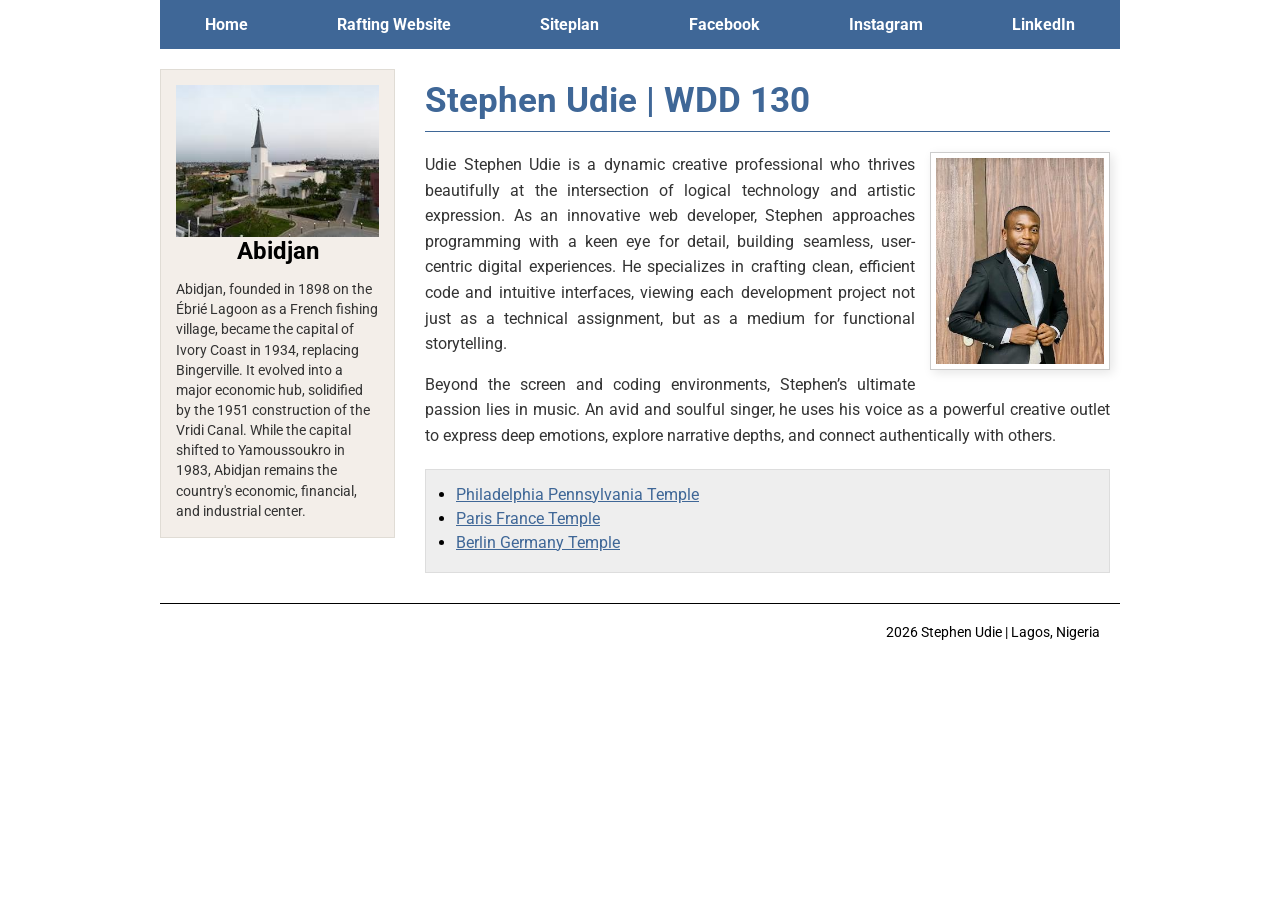
<file: index.html>
<!DOCTYPE html>
<html lang="en">

<head>
    <meta charset="UTF-8">
    <meta name="viewport" content="width=device-width, initial-scale=1.0">
    <title>Stephen Udie | WDD 130</title>
    <meta name="author" content="Stephen Udie">
    <meta name="description" content="Stephen Udie's BYU Idaho student WDD 130 course home page">
    <link rel="stylesheet" href="styles/styys.css">
    <link rel="preconnect" href="https://fonts.googleapis.com">
    <link rel="preconnect" href="https://fonts.gstatic.com" crossorigin>
    <link
      href="https://fonts.googleapis.com/css2?family=Roboto:ital,wght@0,100..900;1,100..900&display=swap"
      rel="stylesheet">
</head>

<body>
    <header>
        <nav>
            <a href="#">Home</a>
            <a href="wwr/">Rafting Website</a>
            <a href="https://steveudie1.github.io/wdd130/wwr/about.html">Siteplan</a>
            <a href="https://web.facebook.com/steveudie">Facebook</a>
            <a href="https://www.instagram.com/udiesteve_travel/">Instagram</a>
            <a href="https://www.linkedin.com/in/stephen-udie-879804367">LinkedIn</a>
        </nav>
    </header>

    <div class="grid">
        <aside class="box">
            <div class="image-container">
                <img src="images/abijan.jpg" alt="Abidjan, Ivory Coast">
                <h1>Abidjan</h1>
            </div>
            <p>Abidjan, founded in 1898 on the Ébrié Lagoon as a French fishing village, became the
                capital of Ivory Coast in 1934, replacing Bingerville. It evolved into a major
                economic hub, solidified by the 1951 construction of the Vridi Canal. While the
                capital shifted to Yamoussoukro in 1983, Abidjan remains the country's economic,
                financial, and industrial center.</p>
        </aside>


        <main>
            <h1>Stephen Udie | WDD 130</h1>
            <hr> <img src="images/profile.jpg" alt="Hello my name is Stephen Udie">

            <p>Udie Stephen Udie is a dynamic creative professional who thrives beautifully at the
                intersection of logical technology and artistic expression. As an innovative web
                developer, Stephen approaches programming with a keen eye for detail, building
                seamless, user-centric digital experiences. He specializes in crafting clean,
                efficient code and intuitive interfaces, viewing each development project not just
                as a technical assignment, but as a medium for functional storytelling.</p>

            <p>Beyond the screen and coding environments, Stephen’s ultimate passion lies in music.
                An avid and soulful singer, he uses his voice as a powerful creative outlet to
                express deep emotions, explore narrative depths, and connect authentically with
                others.</p>

            <ul class="temple-links">
                <li><a href="https://www.churchofjesuschrist.org/temple/details/philadelphia-pennsylvania-temple"
                      target="_blank">Philadelphia Pennsylvania Temple</a></li>
                <li><a href="https://www.churchofjesuschrist.org/temple/details/paris-france-temple"
                      target="_blank">Paris France Temple</a></li>
                <li><a href="https://www.churchofjesuschrist.org/temple/details/lima-peru-los-olivos-temple"
                      target="_blank">Berlin Germany Temple</a></li>
            </ul>
        </main>


    </div>
    <footer>
        <p> 2026 Stephen Udie | Lagos, Nigeria</p>
    </footer>
</body>

</html>
</file>
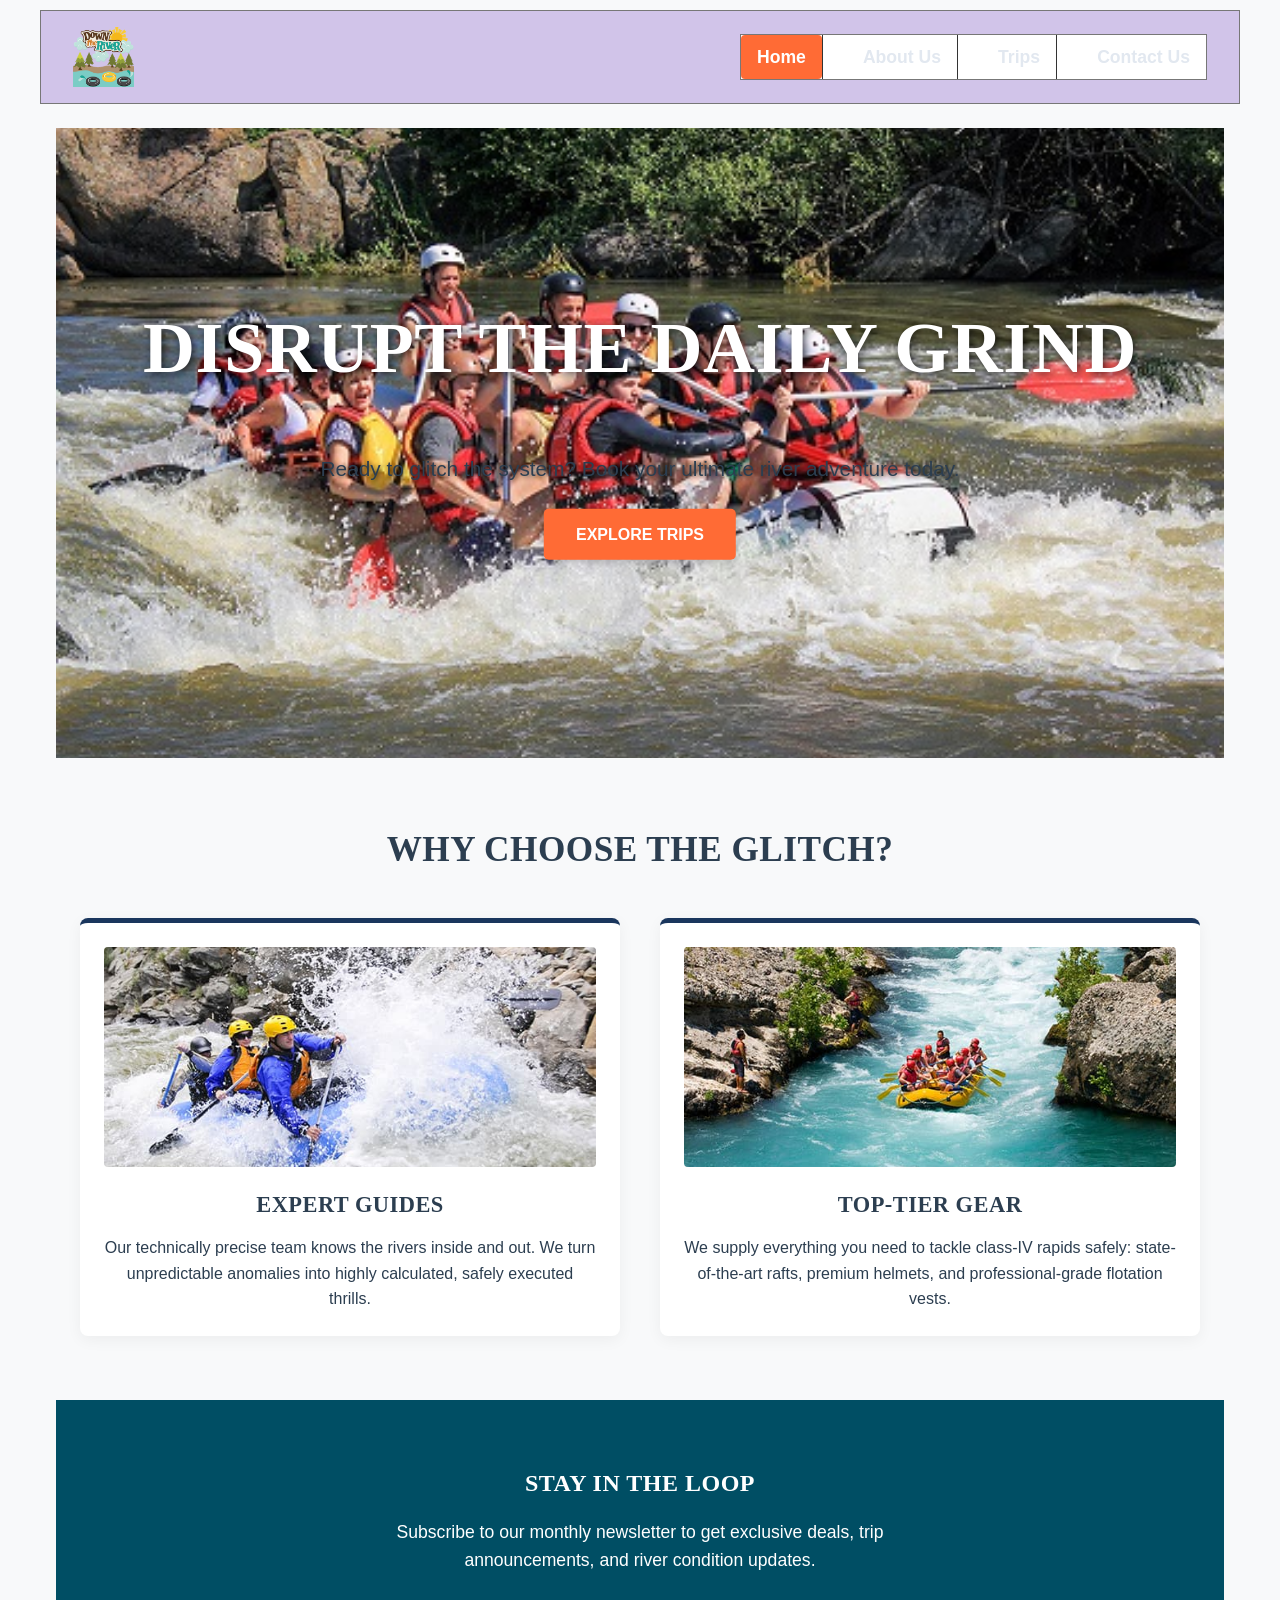
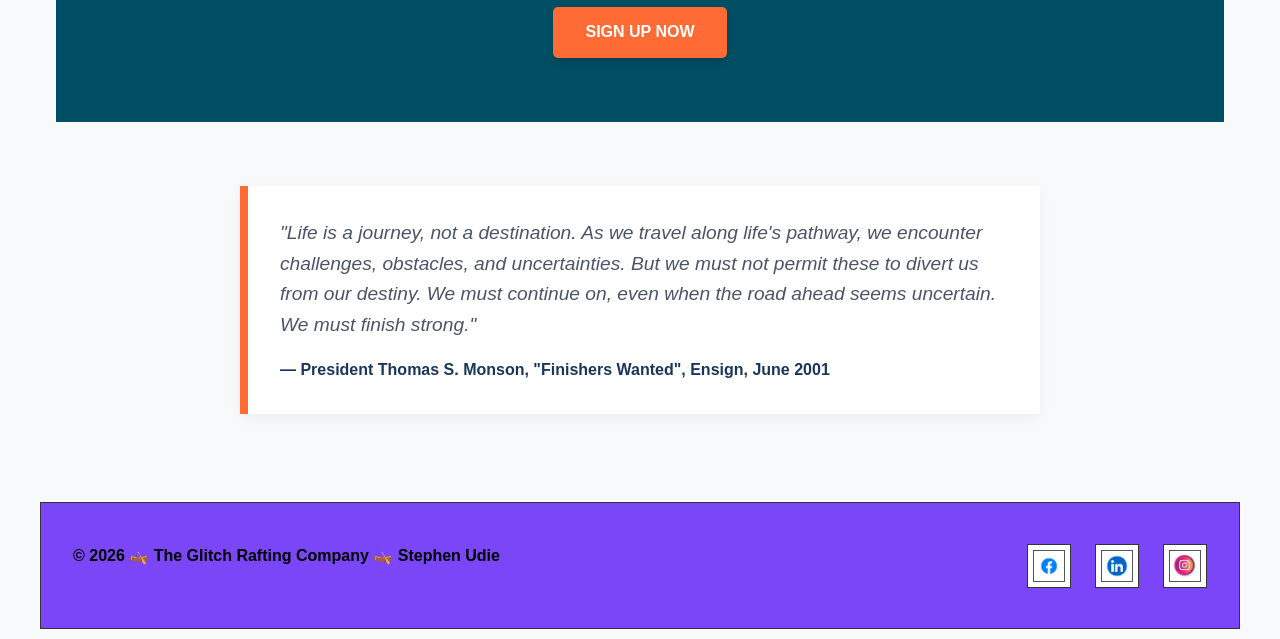
<file: wwr/index.html>
<!DOCTYPE html>
<html lang="en">

<head>
    <meta charset="UTF-8">
    <meta name="viewport" content="width=device-width, initial-scale=1.0">
    <meta name="description"
      content="Welcome to The Glitch Rafting Company. Shake up your expectations and join us for top-tier white water rafting adventures.">
    <meta name="author" content="Stephen Udie">
    <link rel="preconnect" href="https://fonts.googleapis.com">
    <link rel="preconnect" href="https://fonts.gstatic.com" crossorigin>
    <link
      href="https://fonts.googleapis.com/css2?family=Raleway:ital,wght@0,100..900;1,100..900&display=swap"
      rel="stylesheet">
    <title>Home - The Glitch Rafting Company | Stephen Udie WDD 130</title>
    <link rel="stylesheet" href="styles/rafting.css">
</head>

<body>

    <header>
        <div class="logo">
            <img src="images/down-the-river.png" alt="The Glitch Rafting Company Logo">
        </div>
        <nav>
            <ul class="navigation">
                <li><a href="index.html" class="active">Home</a></li>
                <li><a href="about.html">About Us</a></li>
                <li><a href="trip.html">Trips</a></li>
                <li><a href="contact.html">Contact Us</a></li>
            </ul>
        </nav>
    </header>

    <main>
        <div class="hero">
            <img src="images/large-rafting2.jpg"
              alt="Thrilling white water rafting group navigating a rough river canyon">
            <h1>Disrupt the Daily Grind</h1>
            <div class="hero-cta">
                <p>Ready to glitch the system? Book your ultimate river adventure today.</p>
                <a href="trips.html" class="cta-btn">Explore Trips</a>
            </div>
        </div>

        <section class="home-grid">
            <h2>Why Choose The Glitch?</h2>
            <div class="feature-container">
                <article class="feature-card">
                    <img src="images/rafting001.jpg" alt="Rafters padding in unison">
                    <h3>Expert Guides</h3>
                    <p>Our technically precise team knows the rivers inside and out. We turn
                        unpredictable anomalies into highly calculated, safely executed thrills.</p>
                </article>

                <article class="feature-card">
                    <img src="images/rafting02.jpg" alt="Top tier rafting equipment on the river">
                    <h3>Top-Tier Gear</h3>
                    <p>We supply everything you need to tackle class-IV rapids safely:
                        state-of-the-art rafts, premium helmets, and professional-grade flotation
                        vests.</p>
                </article>
            </div>
        </section>

        <section class="newsletter-callout">
            <h2>Stay in the Loop</h2>
            <p>Subscribe to our monthly newsletter to get exclusive deals, trip announcements, and
                river condition updates.</p>
            <a href="contact.html" class="sub-btn">Sign Up Now</a>
        </section>

        <blockquote class="inspiration-quote">
            <p>"Life is a journey, not a destination. As we travel along life's pathway, we
                encounter challenges, obstacles, and uncertainties. But we must not permit these to
                divert us from our destiny. We must continue on, even when the road ahead seems
                uncertain. We must finish strong."</p>
            <cite>— President Thomas S. Monson, "Finishers Wanted", Ensign, June 2001</cite>
        </blockquote>
    </main>

    <footer>
        <p>© 2026 🛶 The Glitch Rafting Company 🛶 Stephen Udie</p>
        <nav class="socialmedia">
            <a href="https://web.facebook.com/steveudie" target="_blank" aria-label="Facebook">
                <img src="images/facebook-new.png" alt="Facebook icon">
            </a>
            <a href="https://www.linkedin.com/in/stephen-udie-879804367" target="_blank"
              aria-label="LinkedIn">
                <img src="images/linkin.png" alt="LinkedIn icon">
            </a>
            <a href="https://www.instagram.com/udiesteve_travel/" target="_blank"
              aria-label="Instagram">
                <img src="images/insta3.jpg" alt="Instagram icon">
            </a>
        </nav>
    </footer>

</body>

</html>
</file>
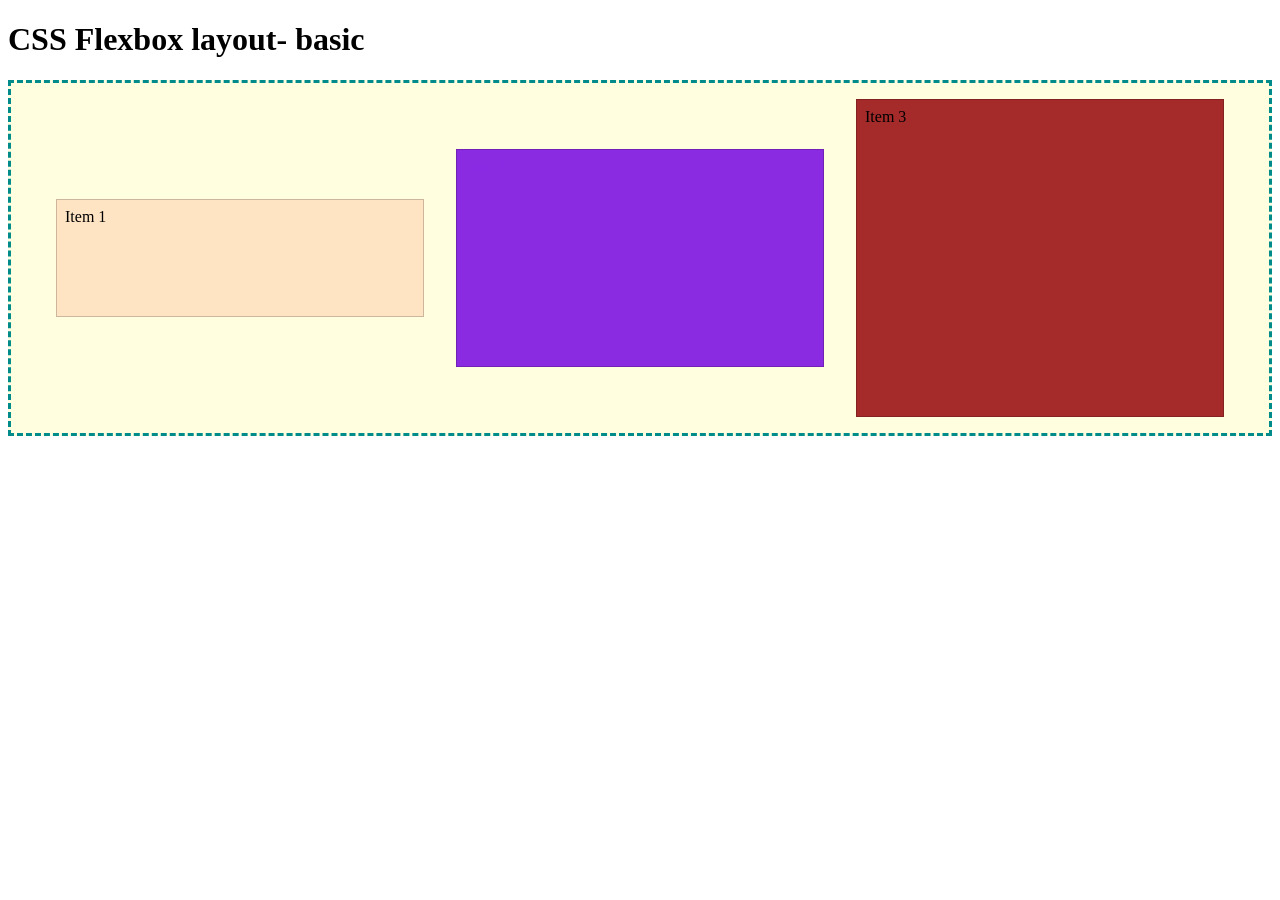
<file: flexbox.html>
<!DOCTYPE html>
<html lang="en">

<head>
    <meta charset="UTF-8">
    <meta name="viewport" content="width=device-width, initial-scale=1.0">
    <title>Document</title>
    <link rel="stylesheet" href="styles/flexbox.css">
</head>

<body>

    <h1>CSS Flexbox layout- basic</h1>
    <div class="flex-container">
        <div class="flex-item item1">Item 1</div>
        <div class="flex-item item2">Item 2</div>
        <div class="flex-item item3">Item 3</div>
        </di>


</body>

</html>
</file>
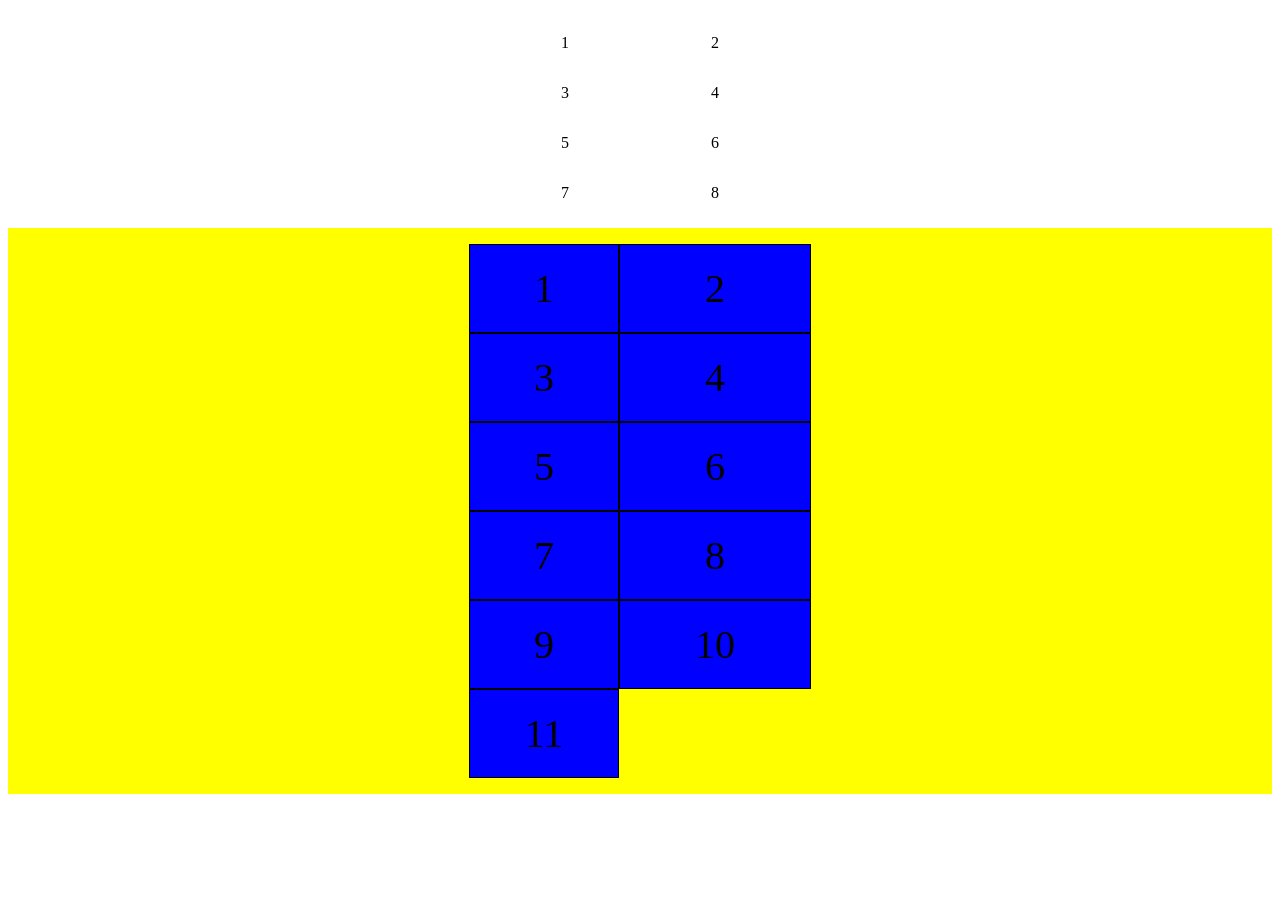
<file: grid.html>
<!DOCTYPE html>
<html lang="en">

<head>
    <meta charset="UTF-8">
    <meta name="viewport" content="width=device-width, initial-scale=1.0">
    <title>Document</title>
    <link rel="stylesheet" href="styles/grid.css">
</head>

<body>
    <div>
        <p>1</p>
        <p>2</p>
        <p>3</p>
        <p>4</p>
        <p>5</p>
        <p>6</p>
        <p>7</p>
        <p>8</p>
    </div>
    <div class="grid-container">
        <div class="grid-item">1</div>
        <div class="grid-item">2</div>
        <div class="grid-item">3</div>
        <div class="grid-item">4</div>
        <div class="grid-item">5</div>
        <div class="grid-item">6</div>
        <div class="grid-item">7</div>
        <div class="grid-item">8</div>
        <div class="grid-item">9</div>
        <div class="grid-item">10</div>
        <div class="grid-item">11</div>

    </div>
</body>

</html>
</file>
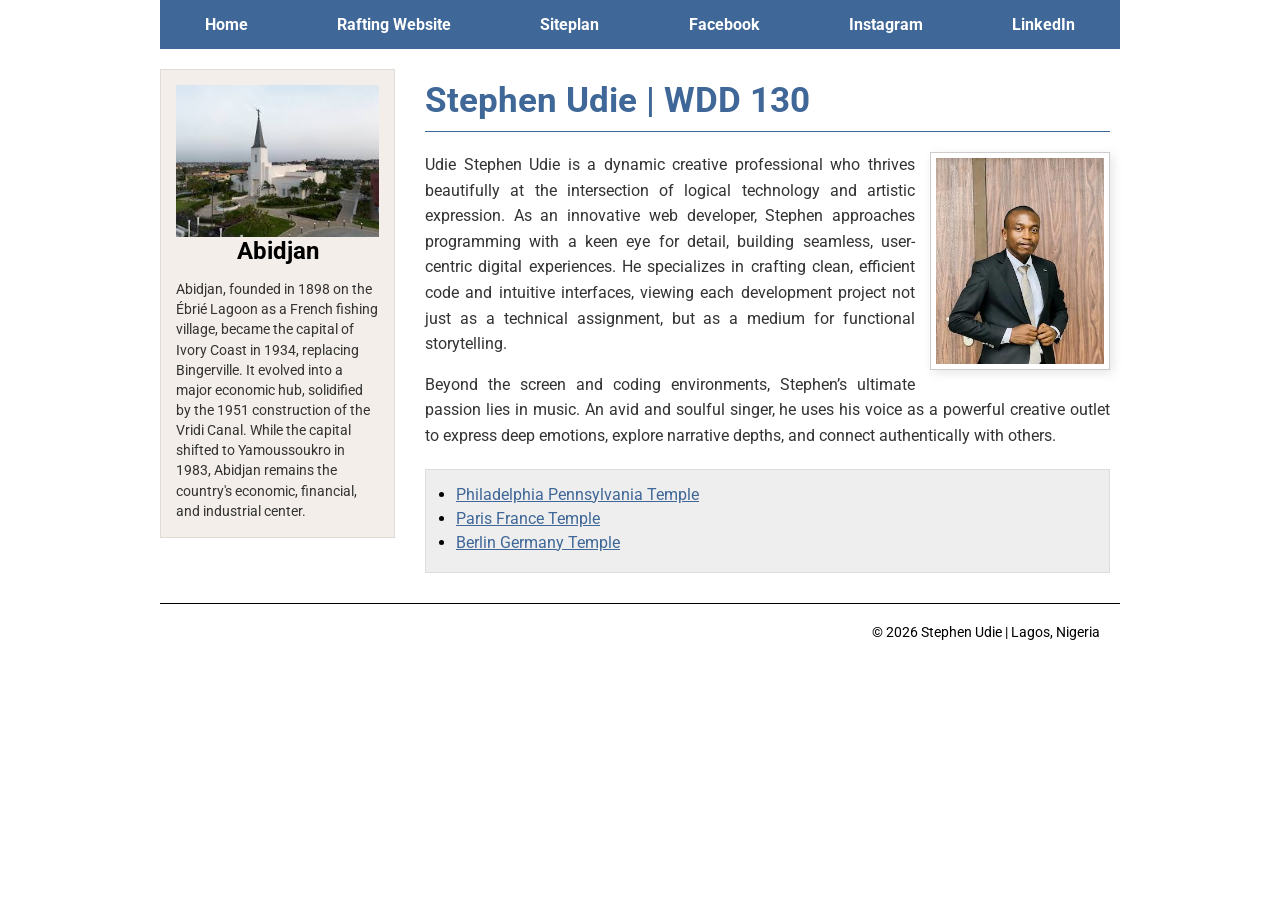
<file: home-grid.html>
<!DOCTYPE html>
<html lang="en">

<head>
    <meta charset="UTF-8">
    <meta name="viewport" content="width=device-width, initial-scale=1.0">
    <title>Stephen Udie | WDD 130</title>
    <meta name="author" content="Stephen Udie">
    <meta name="description" content="Stephen Udie's BYU Idaho student WDD 130 course home page">
    <link rel="stylesheet" href="styles/styys.css">
    <link rel="preconnect" href="https://fonts.googleapis.com">
    <link rel="preconnect" href="https://fonts.gstatic.com" crossorigin>
    <link
      href="https://fonts.googleapis.com/css2?family=Roboto:ital,wght@0,100..900;1,100..900&display=swap"
      rel="stylesheet">
</head>

<body>
    <header>
        <nav>
            <a href="#">Home</a>
            <a href="wwr/">Rafting Website</a>
            <a href="https://steveudie1.github.io/wdd130/wwr/about.html">Siteplan</a>
            <a href="https://web.facebook.com/steveudie">Facebook</a>
            <a href="https://www.instagram.com/udiesteve_travel/">Instagram</a>
            <a href="https://www.linkedin.com/in/stephen-udie-879804367">LinkedIn</a>
        </nav>
    </header>

    <div class="grid">

        <aside class="box">
            <div class="image-container">
                <img src="images/abijan.jpg" alt="Abidjan, Ivory Coast">
                <h1>Abidjan</h1>
            </div>
            <p>Abidjan, founded in 1898 on the Ébrié Lagoon as a French fishing village, became the
                capital of Ivory Coast in 1934, replacing Bingerville. It evolved into a major
                economic hub, solidified by the 1951 construction of the Vridi Canal. While the
                capital shifted to Yamoussoukro in 1983, Abidjan remains the country's economic,
                financial, and industrial center.</p>
        </aside>

        <main>
            <h1>Stephen Udie | WDD 130</h1>
            <hr> <img src="images/profile.jpg" alt="Hello my name is Stephen Udie">

            <p>Udie Stephen Udie is a dynamic creative professional who thrives beautifully at the
                intersection of logical technology and artistic expression. As an innovative web
                developer, Stephen approaches programming with a keen eye for detail, building
                seamless, user-centric digital experiences. He specializes in crafting clean,
                efficient code and intuitive interfaces, viewing each development project not just
                as a technical assignment, but as a medium for functional storytelling.</p>

            <p>Beyond the screen and coding environments, Stephen’s ultimate passion lies in music.
                An avid and soulful singer, he uses his voice as a powerful creative outlet to
                express deep emotions, explore narrative depths, and connect authentically with
                others.</p>

            <ul class="temple-links">
                <li><a href="https://www.churchofjesuschrist.org/temple/details/philadelphia-pennsylvania-temple"
                      target="_blank">Philadelphia Pennsylvania Temple</a></li>
                <li><a href="https://www.churchofjesuschrist.org/temple/details/paris-france-temple"
                      target="_blank">Paris France Temple</a></li>
                <li><a href="https://www.churchofjesuschrist.org/temple/details/lima-peru-los-olivos-temple"
                      target="_blank">Berlin Germany Temple</a></li>
            </ul>
        </main>

    </div>
    <footer>
        <p>&copy; 2026 Stephen Udie | Lagos, Nigeria</p>
    </footer>
</body>

</html>
</file>
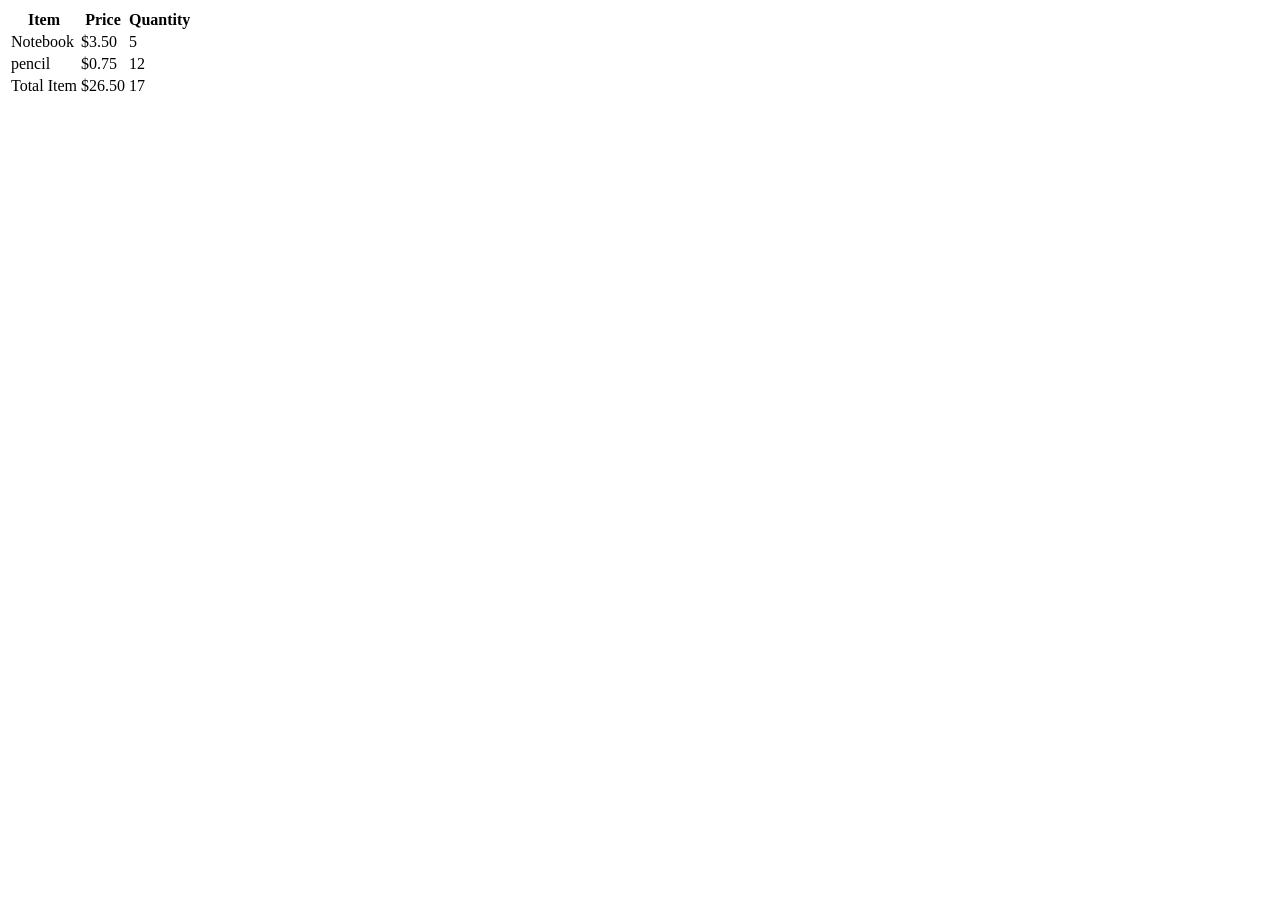
<file: table.html>
<!DOCTYPE html>
<html lang="en">

<head>
    <meta charset="UTF-8">
    <meta name="viewport" content="width=device-width, initial-scale=1.0">
    <title>Document</title>
</head>

<body>
    <table>
        <thread>
            <tr>
                <th>Item</th>
                <th>Price</th>
                <th>Quantity</th>
            </tr>
        </thread>
        <tbody>
            <tr>
                <td>Notebook</td>
                <td>$3.50</td>
                <td>5</td>
            </tr>
            <tr>
                <td>pencil</td>
                <td>$0.75</td>
                <td>12</td>
            </tr>
        </tbody>
        <tfoot>
            <tr>
                <td>Total Item</td>
                <td>$26.50</td>
                <td>17</td>
            </tr>
        </tfoot>
    </table>

</body>

</html>
</file>
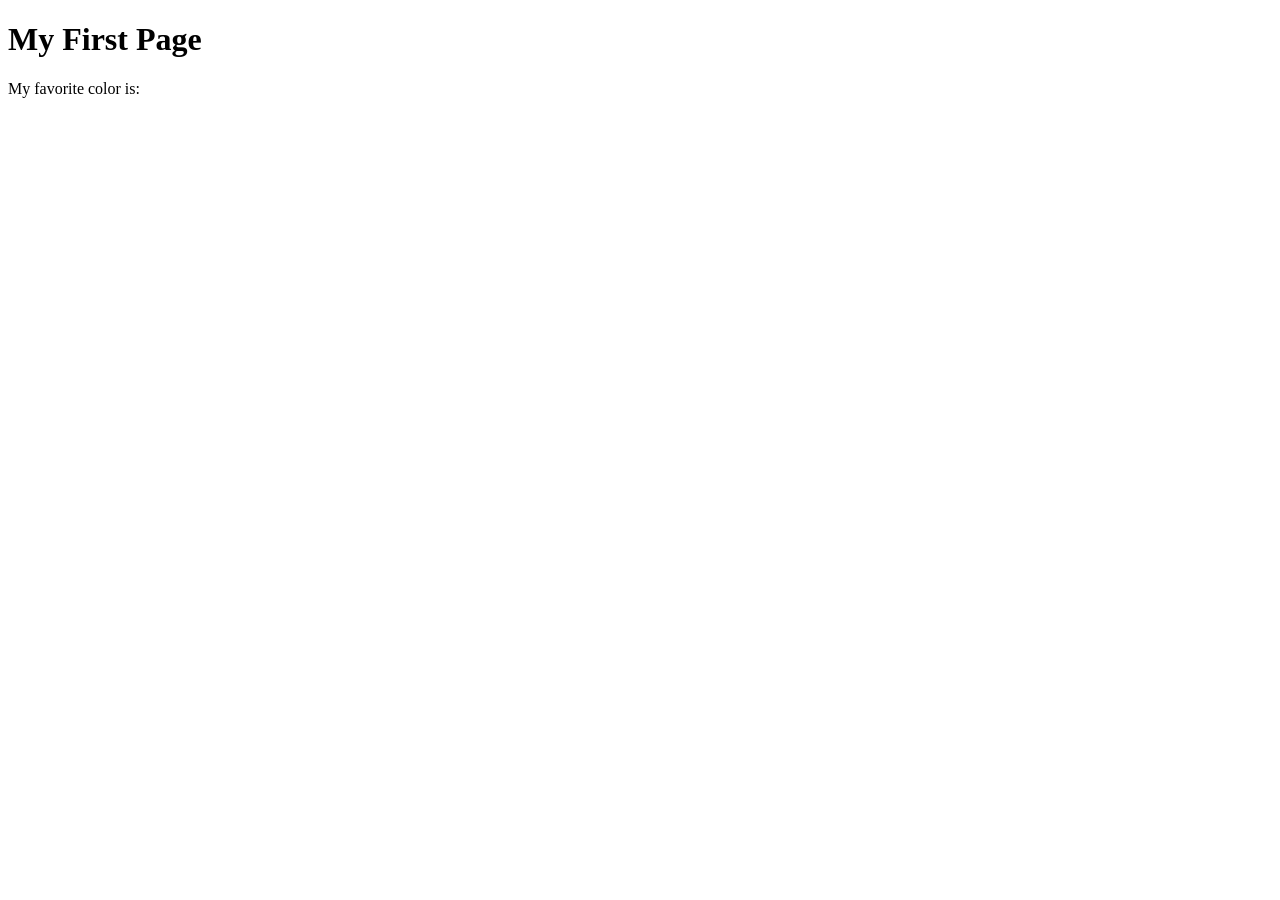
<file: week01/first-page.html>
<!DOCTYPE html>
<html lang="en">
<head>
    <meta charset="UTF-8">
    <meta name="viewport" content="width=device-width, initial-scale=1.0">
    <title>My First Page</title>
</head>
<body>
    <h1>My First Page</h1>
    <p>My favorite color is: </p>
</body>
</html>
</file>
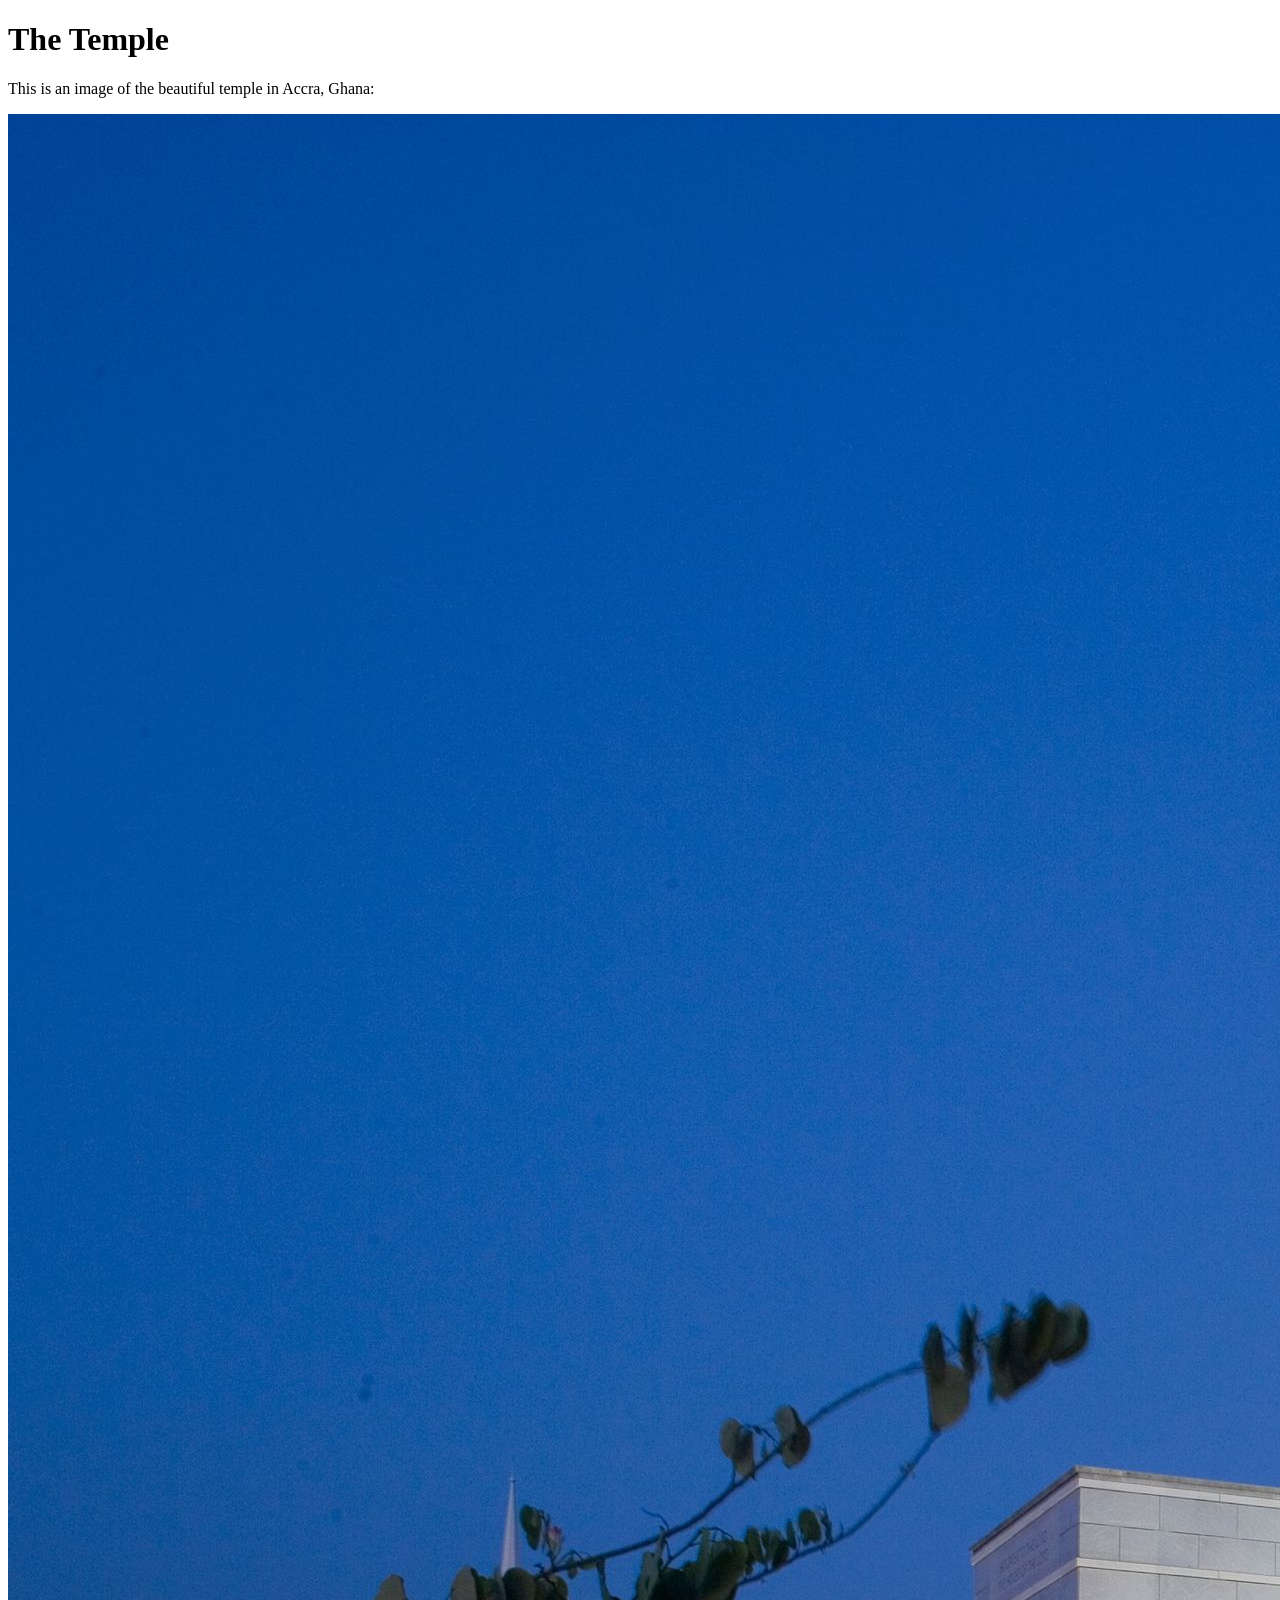
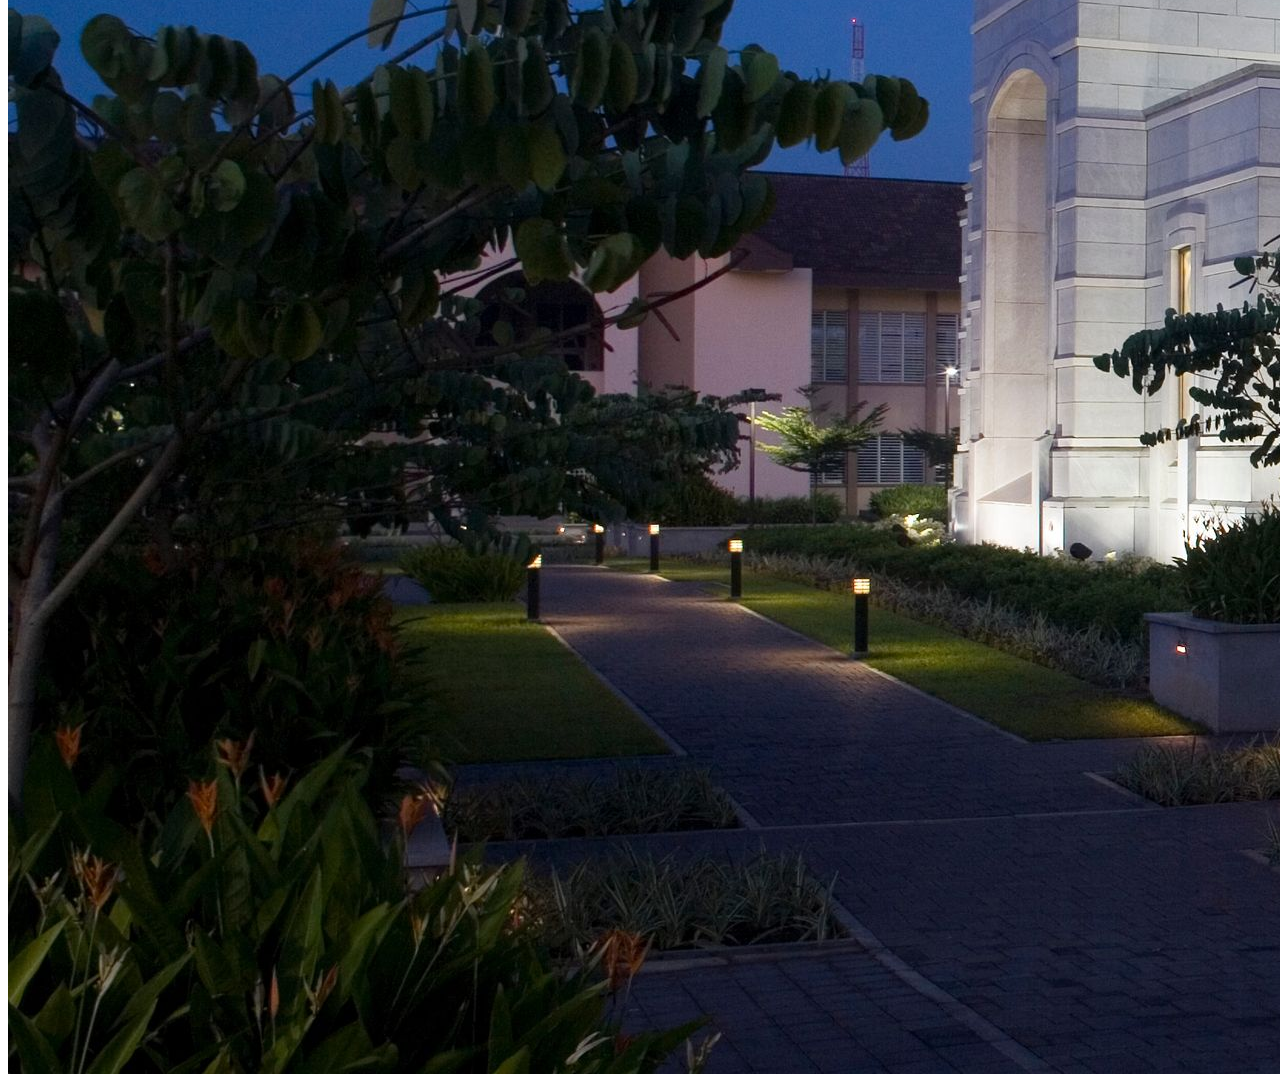
<file: week01/images.html>
<!DOCTYPE html>
<html lang="en">
<head>
    <meta charset="UTF-8">
    <meta name="viewport" content="width=device-width, initial-scale=1.0">
    <title>Temple Image</title>
</head>
<body>
    <h1>The Temple</h1>
    <p>This is an image of the beautiful temple in Accra, Ghana:</p>
    <img src="images/temple-large.jpeg" alt="The Accra Ghana Temple">
    
</body>
</html>
</file>
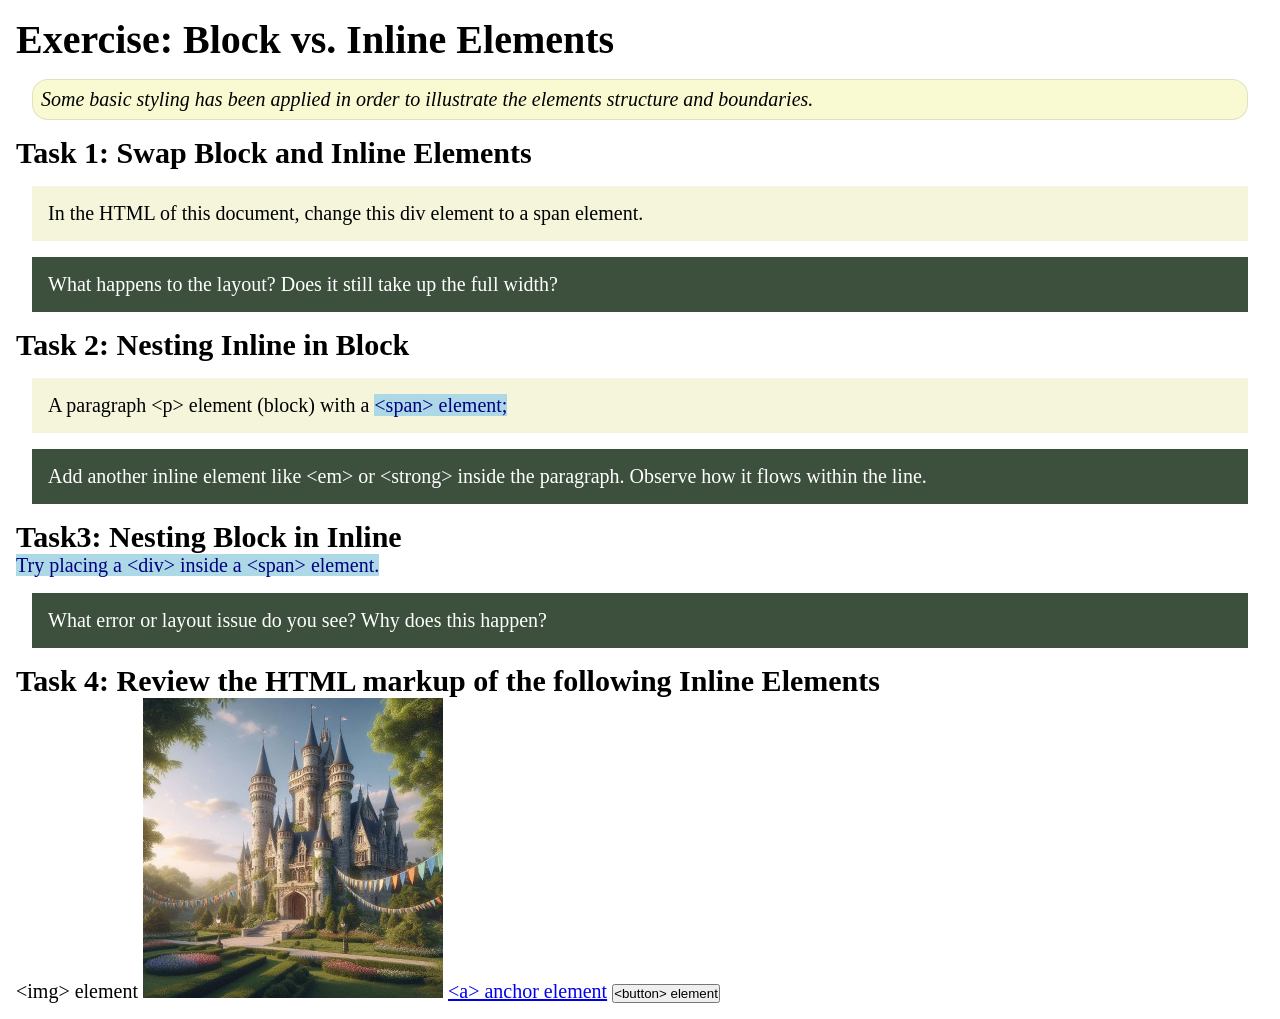
<file: week02/block-vs-inline.html>
<!DOCTYPE html>
<html lang="en">

<head>
    <meta charset="UTF-8">
    <meta name="viewport" content="width=device-width, initial-scale=1.0">
    <title>Exercise: Block vs. Inline Elements</title>
    <link rel="stylesheet" href="styles/block-vs-inline.css">
</head>

<body>
    <main>
        <h1>Exercise: Block vs. Inline Elements</h1>
        <p class="note">Some basic styling has been applied in order to illustrate the elements structure and
            boundaries.</p>

        <h2>Task 1: Swap Block and Inline Elements</h2>
        <div>In the HTML of this document, change this div element to a span element.</div>

        <p class="question">What happens to the layout? Does it still take up the full width?</p>

        <h2>Task 2: Nesting Inline in Block</h2>
        <p>A paragraph &lt;p&gt; element (block) with a <span>&lt;span&gt; element;</span></p>
        <p class="question">Add another inline element like &lt;em&gt; or &lt;strong&gt; inside the paragraph. Observe
            how it flows within the line.</p>

        <h2>Task3: Nesting Block in Inline</h2>
        <span>Try placing a &lt;div&gt; inside a &lt;span&gt; element.</span>
            <p class="question">What error or layout issue do you see? Why does this happen?</p>


            <h2>Task 4: Review the HTML markup of the following Inline Elements</h2>
        &lt;img&gt; element
        <img src="images/castle.webp" alt="placeholder image (images are inline)" width="300" height="300">
        <a href="https://churchofjesuschrist.org">&lt;a&gt; anchor element</a>
        <button type="button">&lt;button&gt; element</button>
    </main>
</body>

</html>
</file>
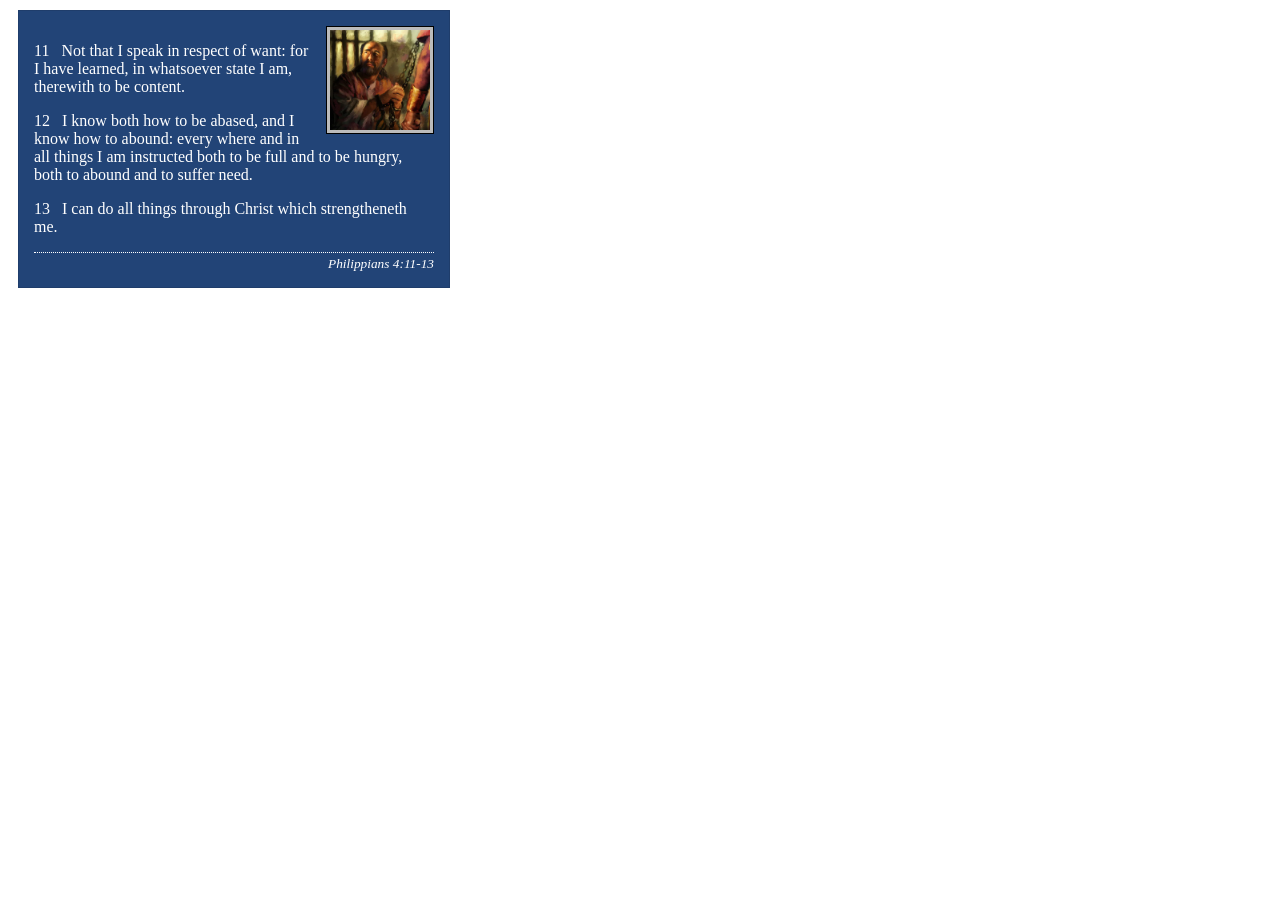
<file: week02/box-model-solution.html>
<!DOCTYPE html>
<html lang="en">
<head>
    <meta charset="UTF-8">
    <meta name="viewport" content="width=device-width, initial-scale=1.0">
    <title>Box Model Activity</title>
    <link rel="stylesheet" href="styles/box-model-solution.css">
</head>
<body>
    <main>
        <div class="callout">
            <img src="images/apostle-paul-imprisoned.webp" alt="Paul the Apostle - Imprisoned in Rome" width="200" height="200">
            <blockquote>
                <p>11 &nbsp; Not that I speak in respect of want: for I have learned, in whatsoever state I am, therewith to be content.</p>
                <p>12 &nbsp; I know both how to be abased, and I know how to abound: every where and in all things I am instructed both to be full and to be hungry, both to abound and to suffer need.</p>
                <p>13 &nbsp; I can do all things through Christ which strengtheneth me.</p>
            </blockquote>
            <cite>Philippians 4:11-13</cite>
        </div>
    </main>
</body>
</html>
</file>
<file: styles/styys.css>
/* Base Reset */
* {
    margin: 0;
    padding: 0;
    box-sizing: border-box;
}

body {
    font-size: 16px;
    font-family: Roboto, Arial, sans-serif;
    background-color: #fff;
}

/* Header & Navigation */
header,
.grid,
footer {
    max-width: 960px;
    /* Slightly wider to easily accommodate both columns */
    margin: 0 auto;
}

nav {
    background-color: #3f6797;
    /* Blue tone matching the image banner */
    display: flex;
    justify-content: space-around;
    align-items: center;
}

nav a {
    color: white;
    text-decoration: none;
    padding: 15px 20px;
    display: block;
    font-weight: bold;
}

/* --- THE MAIN GRID LAYOUT --- */
.grid {
    display: grid;
    grid-template-columns: 1fr 3fr;
    /* Left column is 1 part, right column is 2 parts */
    gap: 20px;
    margin-top: 20px;
    margin-bottom: 20px;
    align-items: start;
    /* Keeps items snapped to the top */
}

/* Left Sidebar (Aside Card) */
aside.box {
    background-color: #f3eee9;
    /* Soft off-white background matching the image */
    border: 1px solid #e0dcd5;
    padding: 15px;
    text-align: center;
}

.image-container {
    position: relative;
    display: inline-block;
    width: 100%;
}

aside img {
    width: 100%;
    height: auto;
    display: block;
}

/* Heading overlaid on the sidebar image */
aside h2 {
    position: absolute;
    top: 20px;
    left: 50%;
    transform: translateX(-50%);
    color: black;
    font-size: 2rem;
    background-color: rgba(255, 255, 255, 0.7);
    /* Optional background banner for readability */
    padding: 2px 15px;
}

aside p {
    font-size: 0.9rem;
    line-height: 1.4;
    color: #333;
    text-align: left;
    margin-top: 15px;
}

/* Right Content Area (Main) */
main {
    padding: 10px;
}

main h1 {
    color: #3f6797;
    font-size: 2.2rem;
    margin-bottom: 10px;
}

hr {
    border: 0;
    border-top: 1px solid #3f6797;
    margin-bottom: 20px;
}

/* Profile Image Floated Right inside Main Text */
main img {
    width: 180px;
    height: auto;
    float: right;
    margin: 0 0 15px 15px;
    border: 1px solid #ccc;
    padding: 5px;
    background: #fff;
    box-shadow: 3px 3px 10px rgba(0, 0, 0, 0.1);
}

main p {
    line-height: 1.6;
    color: #333;
    margin-bottom: 15px;
    text-align: justify;
}

/* Temple Links Box */
.temple-links {
    background-color: #eee;
    padding: 15px 30px;
    list-style-type: disc;
    margin-top: 20px;
    border: 1px solid #ddd;
}

.temple-links li {
    margin-bottom: 5px;
}

.temple-links a {
    color: #3f6797;
    text-decoration: underline;
}

/* Footer Section */
footer {
    text-align: right;
    padding: 20px;
    border-top: 1px solid #000;
    margin-top: 20px;
    font-size: 0.9rem;
}
</file>
<file: wwr/styles/rafting.css>
/* ==========================================
   1. VARIABLES & DESIGN TOKENS (:root)
   ========================================== */
:root {
    /* Color Palette from your design choices */
    --primary-color: #173f67;
    /* Corporate Blue */
    --secondary-color: #c20f0f;
    /* Action Green */
    --accent1-color: #ecf0f1;
    /* Light Slate Gray BG */
    --accent2-color: #bdc3c7;
    /* Soft Gray Panels */
    --wireframe-purple: #7b46f8;
    /* Header/Footer Purple tint from wireframe */
    --font-color: #ffffff;
    /* Standard White text */
    --border-color: #777777;
    /* Wireframe explicit borders */
    --shadow-color: rgba(0, 0, 0, 0.15);

    /* Typography */
    --heading-font: "Times New Roman", "Georgia", serif;
    --body-font: Arial, Helvetica, sans-serif;
}

/* ==========================================
   2. GLOBAL RESETS & GENERAL LAYOUT
   ========================================== */
* {
    margin: 0;
    padding: 0;
    box-sizing: border-box;
    font-family: var(--body-font);
    line-height: 1.6;
}

body {
    background-color: #ffffff;
    color: #333333;
}

header,
main,
footer {
    max-width: 1000px;
    /* Set layout width directly matching wireframe aspect ratios */
    margin: 0 auto;
    width: 100%;
}

h1,
h2,
h3 {
    font-family: var(--heading-font);
    text-align: center;
}

/* ==========================================
   3. HEADER & NAVIGATION LAYOUT (Shared)
   ========================================== */
header {
    background-color: var(--wireframe-purple);
    display: flex;
    justify-content: space-between;
    align-items: center;
    padding: 1.5rem 2rem;
    border: 1px solid var(--border-color);
    margin-top: 10px;
}

.logo img {
    width: 120px;
    height: auto;
    display: block;
}

.navigation {
    display: flex;
    list-style: none;
    border: 1px solid var(--border-color);
    background: #ffffff;
}

.navigation li {
    border-right: 1px solid var(--border-color);
}

.navigation li:last-child {
    border-right: none;
}

.navigation a {
    text-decoration: none;
    color: #000000;
    font-size: 1rem;
    font-weight: bold;
    padding: 0.5rem 1.5rem;
    display: block;
    transition: background 0.2s, color 0.2s;
}

.navigation a:hover,
.navigation a.active {
    background-color: var(--primary-color);
    color: var(--font-color);
}

/* ==========================================
   4. COMMON MAIN PAGE CONTENT CONTAINER
   ========================================== */
main {
    padding: 1.5rem 1rem;
}

/* ==========================================
   5. HOME PAGE STYLING (my work.PNG)
   ========================================== */
/* Hero Banner Overlays */
.hero-banner {
    border: 1px solid var(--border-color);
    padding: 2rem 1rem;
    text-align: center;
    margin-bottom: 1.5rem;
    position: relative;
    background-color: #ffffff;
}

.hero-banner h1 {
    font-size: 2.2rem;
    margin-bottom: 1rem;
}

.hero-container {
    border: 1px solid var(--border-color);
    padding: 1.5rem;
    display: flex;
    align-items: center;
    gap: 1.5rem;
    background: #ffffff;
    max-width: 90%;
    margin: 0 auto;
}

.hero-container p {
    text-align: left;
    font-size: 1rem;
    flex: 1;
}

.hero-image-placeholder {
    width: 80px;
    height: 80px;
    background-color: #ccd7e2;
    display: flex;
    align-items: center;
    justify-content: center;
}

/* History Grid System */
.history-section {
    border: 1px solid var(--border-color);
    background-color: var(--accent1-color);
    padding: 1.5rem;
    margin-bottom: 1.5rem;
}

.history-section h2 {
    font-size: 1.8rem;
    margin-bottom: 1rem;
}

.history-grid {
    display: grid;
    grid-template-columns: 1fr auto 1fr;
    gap: 1.5rem;
    align-items: center;
}

.history-grid p {
    text-align: justify;
    font-size: 0.95rem;
}

.history-center-img {
    width: 180px;
    height: 120px;
    background-color: var(--primary-color);
    display: flex;
    align-items: center;
    justify-content: center;
}

/* Gallery / Adventure Awaits Grid */
.adventure-gallery {
    border: 1px solid var(--border-color);
    padding: 1.5rem;
    margin-bottom: 1.5rem;
}

.adventure-gallery h2 {
    font-size: 1.8rem;
    margin-bottom: 1.5rem;
}

.gallery-grid {
    display: grid;
    grid-template-columns: repeat(5, 1fr);
    gap: 1rem;
}

.gallery-item {
    display: flex;
    flex-direction: column;
    align-items: center;
    text-align: center;
}

.gallery-item .img-placeholder {
    width: 100%;
    aspect-ratio: 1 / 1;
    background-color: #e0e0e0;
    margin-bottom: 0.5rem;
}

.gallery-item figcaption {
    font-size: 0.9rem;
    color: #555555;
}

/* ==========================================
   6. CONTACT PAGE STYLING (contact.PNG)
   ========================================== */
.company-heading {
    text-align: center;
    margin-bottom: 2rem;
}

.company-heading h1 {
    font-size: 2.2rem;
    color: #000000;
    margin-bottom: 0.5rem;
}

.company-heading p {
    font-size: 1.05rem;
    color: #333333;
    margin-bottom: 0.1rem;
}

/* Side-by-Side Map & Form Structure */
.contact-grid {
    display: grid;
    grid-template-columns: 1fr 1fr;
    gap: 2.5rem;
    align-items: start;
    margin-bottom: 2.5rem;
}

.map-container iframe {
    width: 100%;
    height: 360px;
    border: 1px solid var(--border-color);
    background-color: #e5e3df;
}

/* Form Layout Design */
.form-container form {
    display: flex;
    flex-direction: column;
    gap: 1.2rem;
}

.form-group {
    display: grid;
    grid-template-columns: 110px 1fr;
    align-items: center;
}

.form-group label {
    font-weight: bold;
    font-size: 0.95rem;
}

.form-group input[type="text"],
.form-group input[type="email"],
.form-group textarea {
    width: 100%;
    padding: 6px 10px;
    border: 1px solid var(--border-color);
    border-radius: 4px;
    font-size: 1rem;
}

/* Radio Group Alignment Layout */
.form-group-radio {
    display: grid;
    grid-template-columns: 110px 1fr;
    align-items: start;
}

.radio-label-heading {
    font-weight: bold;
    font-size: 0.95rem;
}

.radio-options {
    display: flex;
    flex-direction: column;
    gap: 0.5rem;
}

.radio-options label {
    display: flex;
    align-items: center;
    gap: 0.5rem;
    font-size: 0.95rem;
    cursor: pointer;
}

/* Align checkbox fields cleanly with form input rows */
.form-group-checkbox {
    margin-left: 110px;
}

.form-group-checkbox label {
    display: flex;
    align-items: center;
    gap: 0.5rem;
    font-size: 0.9rem;
    cursor: pointer;
}

/* Form Action Buttons */
.submit-btn {
    margin-left: 110px;
    background-color: #e0e0e0;
    color: #000000;
    border: 1px solid var(--border-color);
    padding: 10px;
    font-size: 1rem;
    cursor: pointer;
    border-radius: 4px;
    transition: background-color 0.2s, color 0.2s;
}

.submit-btn:hover {
    background-color: var(--secondary-color);
    color: #ffffff;
}

/* Employee Profiles Layout Block */
.employee-section {
    border: 1px solid var(--border-color);
    background-color: var(--accent1-color);
    padding: 1.5rem;
    text-align: center;
    border-radius: 4px;
    margin-bottom: 1.5rem;
}

.employee-section h2 {
    font-size: 1.8rem;
    margin-bottom: 1.5rem;
    color: #000000;
}

.employee-grid {
    display: flex;
    justify-content: space-around;
    flex-wrap: wrap;
    gap: 1.5rem;
}

.employee-card {
    text-align: center;
    display: flex;
    flex-direction: column;
    align-items: center;
}

.avatar-placeholder {
    width: 120px;
    height: 120px;
    background-color: #cccccc;
    display: flex;
    justify-content: center;
    align-items: center;
    margin-bottom: 0.5rem;
    border: 1px solid #777777;
}

.avatar-placeholder img {
    width: 100%;
    height: 100%;
    object-fit: cover;
}

.employee-card figcaption {
    font-size: 0.95rem;
    color: #222222;
}

/* ==========================================
   7. FOOTER LAYOUT (Shared)
   ========================================== */
footer {
    background-color: var(--wireframe-purple);
    border: 1px solid var(--border-color);
    display: flex;
    justify-content: space-between;
    align-items: center;
    padding: 1.5rem 2rem;
    margin-top: 1.5rem;
    margin-bottom: 10px;
}

footer p {
    color: #000000;
    font-weight: 500;
    margin: 0;
}

.socialmedia {
    display: flex;
    gap: 0.5rem;
}

.socialmedia img {
    width: 32px;
    height: 32px;
    border: 1px solid #555555;
    background: #ffffff;
    padding: 2px;
    display: block;
}

/* ==========================================
   8. RESPONSIVE MEDIA QUERIES (Mobile Breakpoint)
   ========================================== */
@media (max-width: 768px) {

    /* Home Layout Adjustments */
    .hero-container {
        flex-direction: column;
    }

    .history-grid {
        grid-template-columns: 1fr;
    }

    .gallery-grid {
        grid-template-columns: repeat(2, 1fr);
    }

    /* Contact Layout Adjustments */
    .contact-grid {
        grid-template-columns: 1fr;
    }

    .form-group,
    .form-group-radio {
        grid-template-columns: 1fr;
        gap: 0.3rem;
    }

    .form-group-checkbox,
    .submit-btn {
        margin-left: 0;
    }
}

/* ==========================================
   1. Reset & Global Styles
   ========================================== */
* {
    box-sizing: border-box;
    margin: 0;
    padding: 0;
}

body {
    font-family: 'Raleway', sans-serif;
    line-height: 1.6;
    color: #333;
    background-color: #f9f9f9;
}

/* Constrain the layout width to look like a clean, centered web page */
header,
main,
footer {
    max-width: 1200px;
    margin: 0 auto;
    width: 100%;
}

/* ==========================================
   2. Header & Navigation (Purple Bar)
   ========================================== */
header {
    background-color: #d1c4e9;
    /* Light purple to match wireframe */
    display: flex;
    justify-content: space-between;
    align-items: center;
    padding: 15px 30px;
    margin-top: 10px;
}

.logo img {
    height: 60px;
    /* Adjust based on your logo size */
    width: auto;
    display: block;
}

.navigation li {
    border-right: 1px solid #333;
}

.navigation li:last-child {
    border-right: none;
}

.navigation a {
    display: block;
    padding: 10px 20px;
    text-decoration: none;
    font-weight: 500;
    text-align: center;
}

*/
/* .navigation a:hover {
    background-color: #f0f0f0;
} */

/* ==========================================
   3. Main Content & Sections
   ========================================== */
main {
    margin-top: 20px;
    margin-bottom: 20px;
}

/* Common box framing to replicate the wireframe sections */
.hero,
.history,
.pictures {

    margin-bottom: 20px;
    padding: 30px;
    text-align: center;
}

/* --- Hero Section (White Water Rafting) --- */
.hero {
    position: relative;
    padding: 0;
    /* Let background image or layout handle internal space */
    min-height: 300px;
    display: flex;
    flex-direction: column;
    justify-content: center;
    align-items: center;
}

.hero > img {
    width: 100%;
    height: 100%;
    object-fit: cover;
    top: 0;
    left: 0;

}

.hero h1 {
    position: relative;
    z-index: 2;
    margin-bottom: 15px;

    text-shadow: 2px 2px 4px rgba(0, 0, 0, 0.7);
    font-size: 2.5rem;
}

/* The transparent content card overlay inside the hero section */
.article {
    position: relative;
    z-index: 2;
    background-color: rgba(255, 255, 255, 0.9);
    border: 1px solid #333;
    margin: 20px;
    padding: 20px;
    max-width: 85%;
    display: flex;
    align-items: center;
    gap: 20px;
    text-align: left;
}

.article img {
    width: 120px;
    height: auto;
    order: 2;
    /* Pushes the small image to the right side inside the card */
}

.article p {
    flex: 1;
}

/* --- History Section --- */
.history h2 {
    font-size: 2rem;
    margin-bottom: 20px;
}

/* Grid matching the 3-column split: Text | Image | Text */
.history {
    display: grid;
    grid-template-columns: 1fr 300px 1fr;
    gap: 20px;
    align-items: center;
    text-align: left;
}

/* .history h2 {
    grid-column: 1 / -1;
    /* Spans across all 3 columns */
text-align: center;
}

*/ .history img {
    width: 100%;
    height: 200px;
    object-fit: cover;
    border: 1px solid #333;
    background-color: #311b92;
    /* Dark purple container block color from wireframe */
}

/* Wrapping paragraphs to flow into the left and right positions */
.history p:nth-of-type(1) {
    grid-column: 1;
}

/* Combining your 2nd and 3rd paragraphs into the right column */
.history p:nth-of-type(2),
.history p:nth-of-type(3) {
    grid-column: 3;
}

/* --- Adventure Awaits Gallery --- */
.pictures h2 {
    font-size: 2rem;
    margin-bottom: 20px;
}

.pictures {
    display: block;
    /* Overrides default block behavior to use grid layout below */
}

/* Grid layout creating 5 equal columns for the figures */
.pictures {
    display: grid;
    grid-template-columns: repeat(5, 1fr);
    gap: 15px;
}

.pictures h2 {
    grid-column: 1 / -1;
}

.pictures figure {
    background-color: #eaeaea;
    border: 1px solid #ccc;
    padding: 10px;
    display: flex;
    flex-direction: column;
    align-items: center;
}

.pictures img {
    width: 100%;
    height: 120px;
    object-fit: cover;
    margin-bottom: 8px;
}

.pictures figcaption {
    font-size: 0.9rem;
    font-weight: bold;

}

/* ==========================================
   4. Footer Section (Purple Bar)
   ========================================== */
footer {

    /* Light purple to match wireframe */
    border: 1px solid #333;
    display: flex;
    justify-content: space-between;
    align-items: center;
    padding: 20px 30px;
    margin-bottom: 10px;
}

footer p {
    font-weight: 500;
}

.socialmedia {
    display: flex;
    gap: 10px;
}

.socialmedia a {
    display: inline-block;
    border: 1px solid #333;
    /* Creates the box framing around icons */
    background-color: #fff;
    padding: 5px;
}

.socialmedia img {
    width: 40px;
    height: 40px;
    display: flex;
}

/* ==========================================
   5. Responsive Design (Mobile Friendly)
   ========================================== */
@media (max-width: 768px) {

    header,
    footer,
    .article,
    .history,
    .pictures {
        flex-direction: column;
        grid-template-columns: 1fr;
        text-align: center;
    }

    .navigation {
        flex-direction: column;
        margin-top: 15px;
    }

    .navigation li {
        border-right: none;
        border-bottom: 1px solid #333;
    }

    .article {
        max-width: 95%;
        flex-direction: column;
    }

    .article img {
        order: 0;
        /* Returns image to top on smaller screens */
    }

    .history p:nth-of-type(1),
    .history p:nth-of-type(2),
    .history p:nth-of-type(3) {
        grid-column: span 1;
    }

    .history img {
        grid-column: span 1;
        order: -1;
        /* Pushes history image near the title on mobile */
    }

    .pictures {
        grid-template-columns: repeat(2, 1fr);
        /* 2 columns on tablets */
    }
}

@media (max-width: 480px) {
    .pictures {
        grid-template-columns: 2fr;
        /* 1 column on small phones */
    }
}

/* ==========================================================================
   1. GLOBAL STYLES & RESET
   ========================================================================== */
* {
    margin: 0;
    padding: 0;
    box-sizing: border-box;
}

body {
    font-family: 'Raleway', sans-serif;
    line-height: 1.6;
    color: #2c3e50;
    background-color: #f8f9fa;
}

h1,
h2,
h3 {

    /* Deep River Blue */
    font-weight: 800;
    text-transform: uppercase;
    letter-spacing: 0.5px;
}

img {
    max-width: 100%;
    height: auto;
    display: block;
}

a {
    text-decoration: none;
    transition: all 0.3s ease;
}

/* ==========================================================================
   2. HEADER & NAVIGATION
   ========================================================================== */
header {

    display: flex;
    justify-content: space-between;
    align-items: center;
    padding: 1rem 2rem;
    position: sticky;
    top: 0;
    z-index: 1000;

}

.logo img {
    height: 60px;

}

.navigation {
    display: flex;
    list-style: none;
    gap: 1.5rem;
}

.navigation a {
    color: #e2e8f0;
    font-weight: 600;
    font-size: 1.1rem;
    padding: 0.5rem 1rem;
    border-radius: 4px;
}

.navigation a:hover,
.navigation a.active {
    color: #ffffff;
    background-color: #ff6b35;
    /* High-energy Accent Orange */
}

/* ==========================================================================
   3. HERO SECTION (HOME & GENERAL)
   ========================================================================== */
.hero {
    position: relative;
    text-align: center;

}

.hero > img {
    width: 100%;
    height: 70vh;
    object-fit: cover;

}

.hero h1 {
    position: absolute;
    top: 35%;
    left: 50%;
    transform: translate(-50%, -50%);
    color: #ffffff;
    font-size: 3rem;
    width: 90%;
    text-shadow: 2px 2px 8px rgba(0, 0, 0, 0.7);
}

.hero-cta {
    position: absolute;
    top: 60%;
    left: 50%;
    transform: translate(-50%, -50%);
    width: 80%;
}

.hero-cta p {
    font-size: 1.3rem;
    margin-bottom: 1.5rem;
    text-shadow: 1px 1px 5px rgba(0, 0, 0, 0.8);
}

/* Reusable Buttons */
.cta-btn,
.sub-btn,
.book-btn {
    display: inline-block;
    background-color: #ff6b35;
    color: #ffffff;
    padding: 0.8rem 2rem;
    font-weight: 700;
    text-transform: uppercase;
    border-radius: 5px;
    box-shadow: 0 4px 6px rgba(0, 0, 0, 0.15);
}

.cta-btn:hover,
.sub-btn:hover,
.book-btn:hover {
    background-color: #004e64;
    /* Alternate Deep Water Blue */
    transform: translateY(-2px);
    box-shadow: 0 6px 12px rgba(0, 0, 0, 0.2);
}

/* ==========================================================================
   4. HOME PAGE CONTENT (GRID & LAYOUTS)
   ========================================================================== */
.home-grid {
    max-width: 1200px;
    margin: 4rem auto;
    padding: 0 1.5rem;
    text-align: center;
}

.home-grid h2 {
    margin-bottom: 2.5rem;
    position: relative;
    font-size: 2.2rem;
}

.feature-container {
    display: grid;
    grid-template-columns: repeat(auto-fit, minmax(300px, 1fr));
    gap: 2.5rem;
}

.feature-card {
    background: #ffffff;
    padding: 1.5rem;
    border-radius: 8px;
    box-shadow: 0 4px 15px rgba(0, 0, 0, 0.05);
    border-top: 5px solid #1a365d;
}

.feature-card img {
    width: 100%;
    height: 220px;
    object-fit: cover;
    border-radius: 4px;
    margin-bottom: 1.2rem;
}

.feature-card h3 {
    margin-bottom: 0.8rem;
    font-size: 1.4rem;
}

/* Newsletter Section */
.newsletter-callout {
    background-color: #004e64;
    color: #ffffff;
    text-align: center;
    padding: 4rem 1.5rem;
    margin: 4rem 0;
}

.newsletter-callout h2 {
    color: #ffffff;
    margin-bottom: 1rem;
}

.newsletter-callout p {
    max-width: 600px;
    margin: 0 auto 2rem;
    font-size: 1.1rem;
}

/* Testimonial Blockquote */
.inspiration-quote {
    max-width: 800px;
    margin: 4rem auto;
    padding: 2rem;
    background-color: #ffffff;
    border-left: 8px solid #ff6b35;
    box-shadow: 0 4px 12px rgba(0, 0, 0, 0.05);
    font-style: italic;
}

.inspiration-quote p {
    font-size: 1.2rem;
    color: #4a5568;
    margin-bottom: 1rem;
}

.inspiration-quote cite {
    font-weight: 700;
    color: #1a365d;
    font-style: normal;
    display: block;
}

/* ==========================================================================
   5. TRIPS PAGE CATALOG LAYOUT (FLEXBOX LIST)
   ========================================================================== */
.trips-heading {
    text-align: center;
    max-width: 800px;
    margin: 4rem auto 2rem;
    padding: 0 1.5rem;
}

.trips-heading p {
    font-size: 1.2rem;
    color: #4a5568;
    margin-top: 1rem;
}

.trips-catalog {
    max-width: 1000px;
    margin: 0 auto 5rem;
    padding: 0 1.5rem;
    display: flex;
    flex-direction: column;
    gap: 3rem;
}

.trip-item {
    background: #ffffff;
    display: flex;
    flex-direction: column;
    /* Stacked on mobile by default */
    border-radius: 8px;
    overflow: hidden;
    box-shadow: 0 4px 15px rgba(0, 0, 0, 0.08);
}

.trip-item img {
    width: 100%;
    max-height: 300px;
    object-fit: cover;
}

.trip-details {
    padding: 2rem;
    display: flex;
    flex-direction: column;
    justify-content: center;
}

.trip-details h2 {
    font-size: 1.6rem;
    margin-bottom: 0.5rem;
}

.trip-meta {
    font-size: 0.95rem;
    color: #718096;
    margin-bottom: 1rem;
    display: block;
}

.trip-meta strong {
    color: #ff6b35;
}

.trip-details p {
    color: #4a5568;
    margin-bottom: 1.5rem;
}

.trip-details .book-btn {
    align-self: flex-start;
    /* Keeps the button normal-sized instead of full-width */
}

/* ==========================================================================
   6. SITE FOOTER
   ========================================================================== */
footer {

    text-align: center;
    padding: 2.5rem 2rem;
    margin-top: auto;
}

footer p {
    font-weight: 600;
    margin-bottom: 1.2rem;
}

.socialmedia {
    display: flex;
    justify-content: center;
    gap: 1.5rem;
}

.socialmedia img {
    width: 32px;
    height: 32px;
    transition: transform 0.2s ease;
}

.socialmedia img:hover {
    transform: scale(1.2);
}

/* ==========================================================================
   7. MEDIA QUERIES (RESPONSIVE VIEWPORTS)
   ========================================================================== */

/* Tablets and Desktops */
@media (min-width: 768px) {
    .hero h1 {
        font-size: 4.5rem;
    }

    /* Alternates side-by-side images and text cards for Trips */
    .trip-item {
        flex-direction: row;
        height: 320px;
    }

    .trip-item img {
        width: 40%;
        max-height: 100%;
    }

    .trip-details {
        width: 60%;
    }

    /* Makes every second trip item alternate layout direction for visual rhythm */
    .trip-item:nth-child(even) {
        flex-direction: row-reverse;
    }
}
</file>
<file: styles/flexbox.css>
body {}

.flex-container {
    border: 3px dashed darkcyan;
    background-color: lightyellow;
    color: black;
    display: flex;
    flex-wrap: wrap;
    flex-direction: row;
    justify-content: center;
    align-items: center;

}

.flex-item {
    width: 350px;
    margin: 1rem;
    border: 1px solid rgb(0 0 0 /0.2);
    padding: 0.5rem;
    background-color: black;
    flex-direction: row;
    color: black;
}

.item1 {
    min-height: 100px;
    background-color: bisque;

}

.item2 {
    min-height: 200px;
    color: blueviolet;
    background-color: blueviolet;
}

.item3 {
    min-height: 300px;
    background-color: brown;
}
</file>
<file: styles/grid.css>
div {
    display: grid;
    grid-template-columns: 150px auto;
    -ms-grid-row-align: stretch;
    background-color: #8cclec;
    padding: 10px;
    justify-content: center;
    align-grid-item: center;

}

.grid-container {
    background-color: yellow;
    padding: 16px;

}

.grid-item {
    background-color: blue;
    border: 1px solid black;
    padding: 20px;
    font-size: 40px;
    text-align: center;

}
</file>
<file: week02/styles/block-vs-inline.css>
* {
    margin: 0;
    padding: 0;
}

body {
    font-size: 20px;
    margin: 1rem;
}

p,
div {
    background-color: beige;
    margin: 1rem;
    padding: 1rem;
}

span {
    color: navy;
    background-color: lightblue;
}

code {
    margin: 0;
    padding: 0;
    color: green;
    font-size: 1.2rem;
}

.note {
    font-style: italic;
    background-color: lightgoldenrodyellow;
    border-radius: 1rem;
    border: 1px solid rgb(0 0 0 / 10%);
    margin: 1rem;
    padding: .5rem;
}

.question {
    background-color: #3d503d;
    color: #fff;
}
</file>
<file: week02/styles/box-model-solution.css>
.callout {
    max-width: 400px;
    margin: 10px;
    border: 1px solid rgba(0, 0, 0, .1);
    padding: 15px;
    background-color: #247;
    color: #fff;
}

.callout img {
    float: right;
    margin: 0 0 10px 15px;
    border: 1px solid #000;
    padding: 3px;
    background-color: #bbb;
    width: 100px;
    height: auto;

}

blockquote {
    margin: 0;
}

cite {
    display: block;
    border-top: 1px dotted #fff;
    padding-top: 3px;
    text-align: right;
    font-size: smaller;
}
</file>
